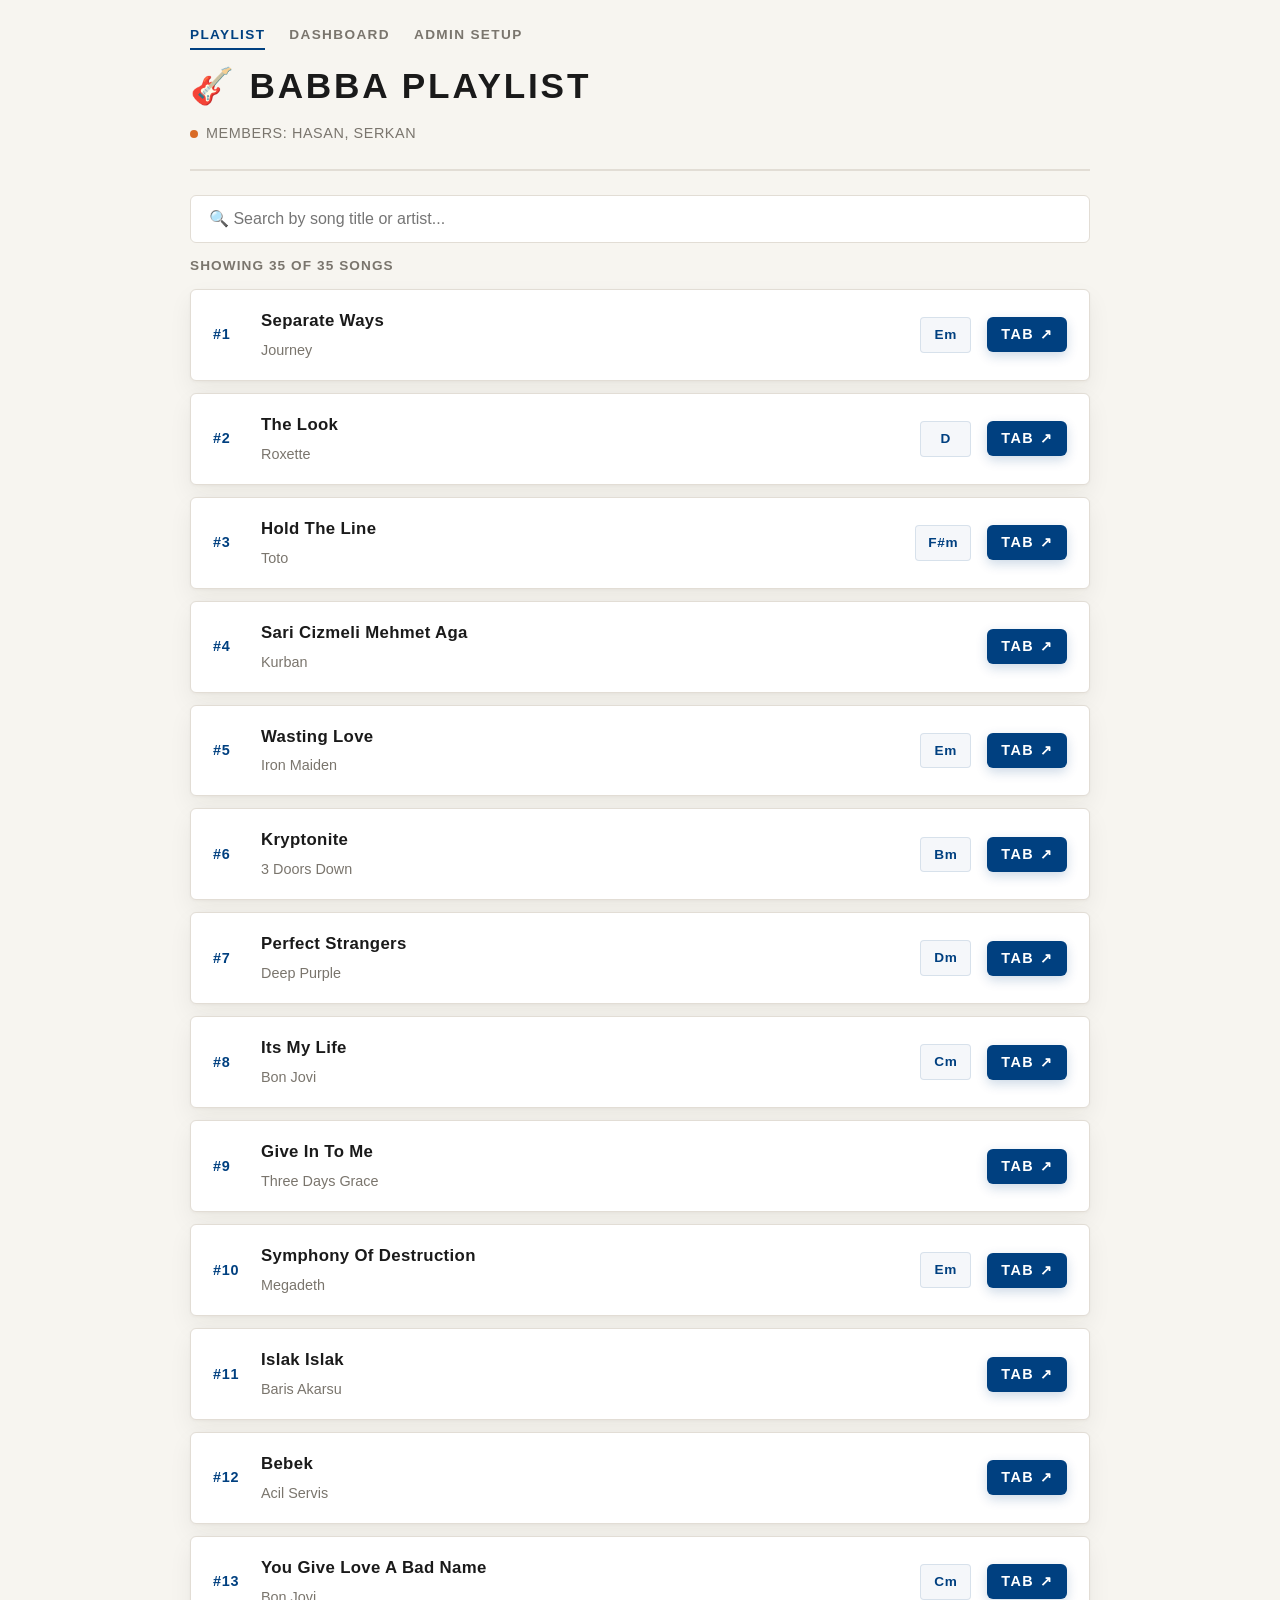
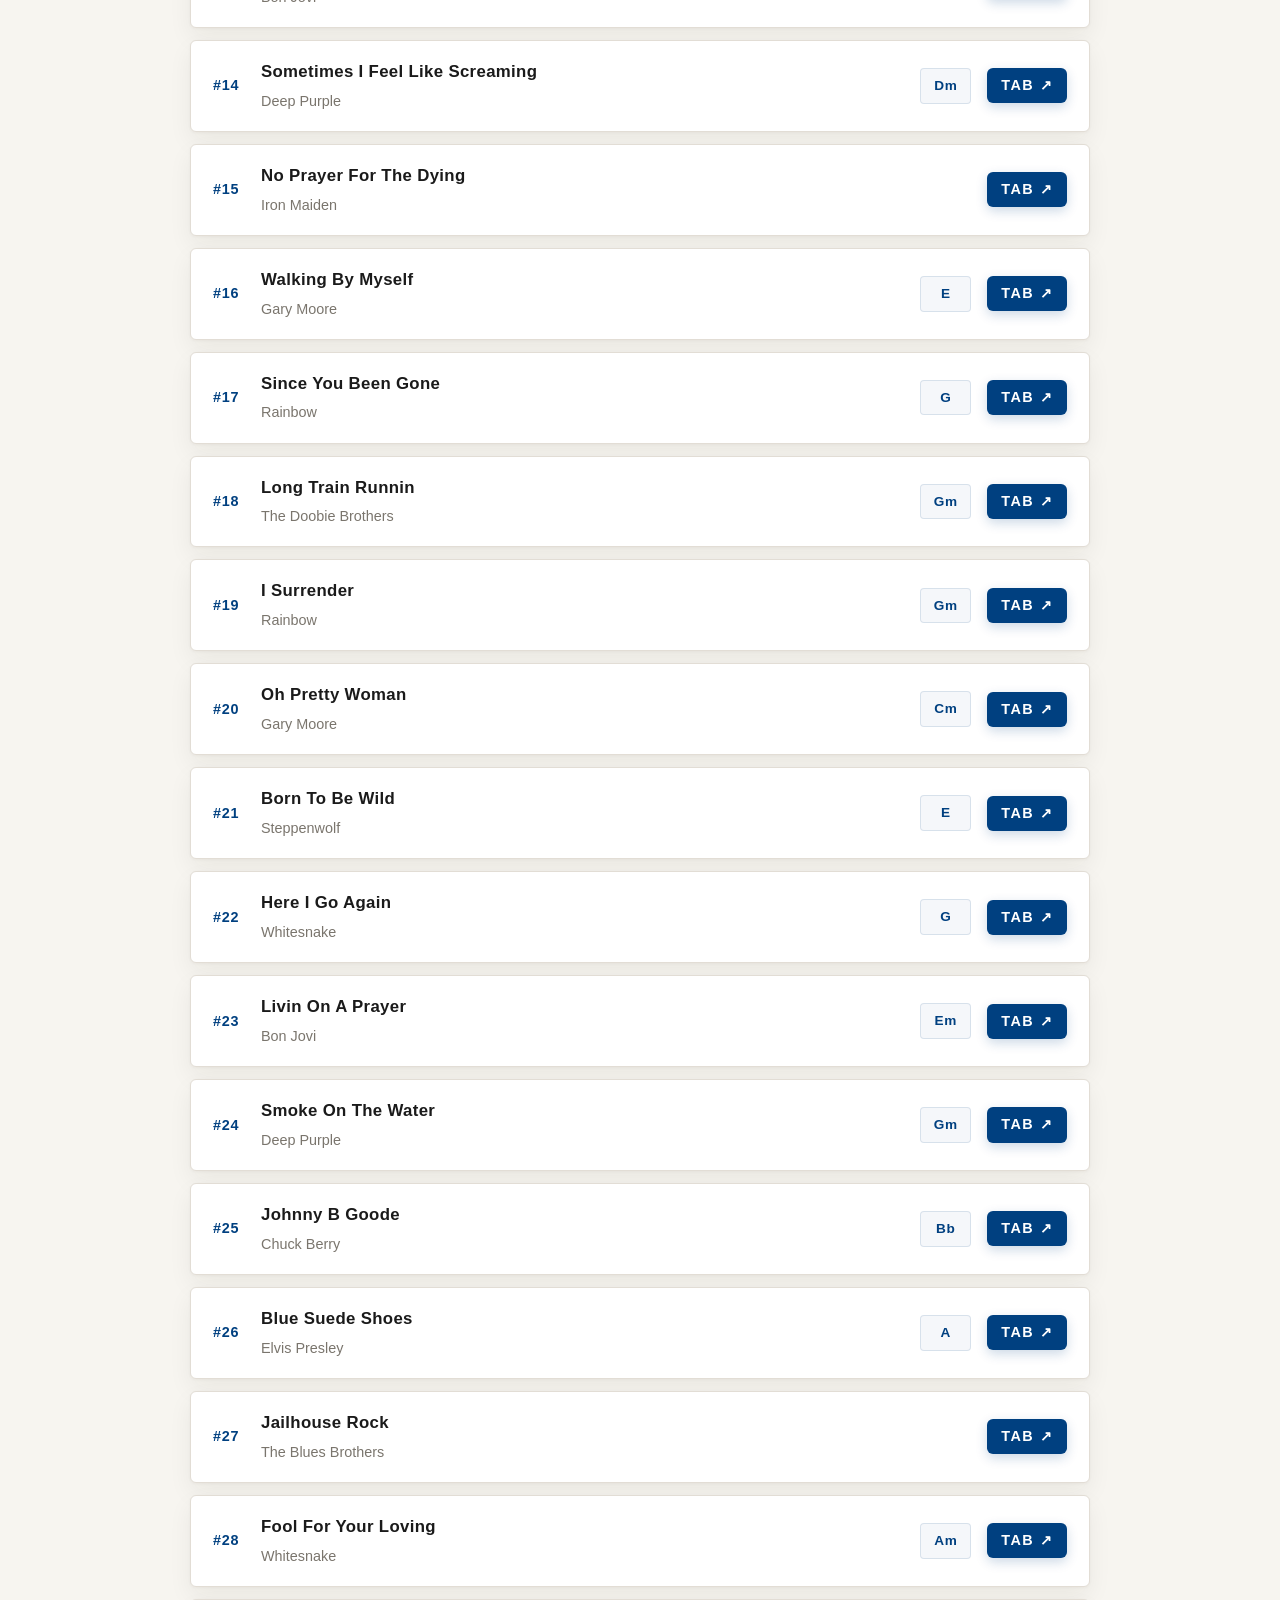
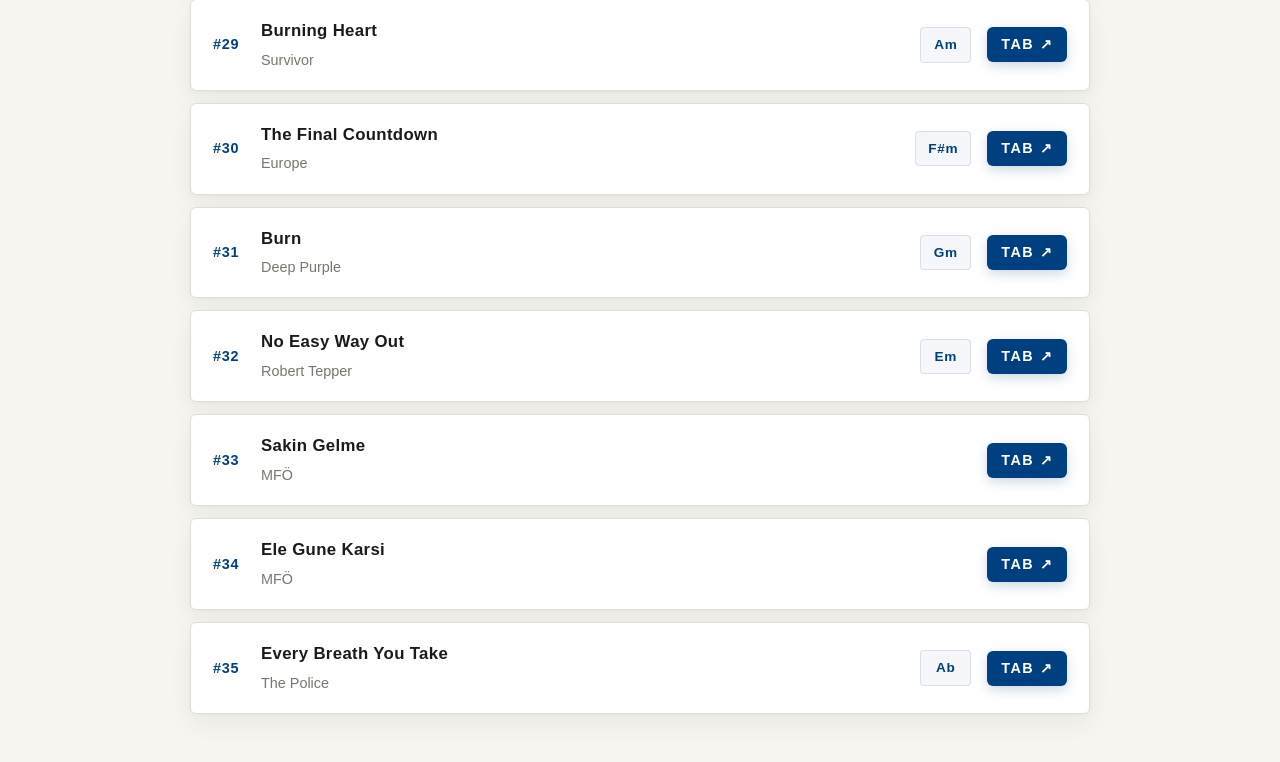
<file: index.html>
<!DOCTYPE html>
<html lang="en">
<head>
  <meta charset="UTF-8">
  <meta name="viewport" content="width=device-width, initial-scale=1.0">
  <title>🎸 Band Playlist Dashboard</title>
  <link rel="stylesheet" href="css/style.css">
</head>
<body>

  <div class="container">
    <header>
      <div class="nav-links">
        <a href="playlist.html" class="active">Playlist</a>
        <a href="index.html">Dashboard</a>
        <a href="admin.html">Admin Setup</a>
      </div>
      <h1 id="bandTitle">🎸 Band Playlist</h1>
      <div class="meta-info" id="bandMembers">Loading band info...</div>
    </header>

    <input type="text" id="searchInput" class="search-bar" placeholder="🔍 Search by song title or artist...">
    
    <div class="stats" id="songStats">Loading songs...</div>

    <div id="songContainer" class="song-list">
      <div class="loading">Loading repertoire from playlist.json...</div>
    </div>
  </div>

  <script>
    document.addEventListener('DOMContentLoaded', async () => {
      const songContainer = document.getElementById('songContainer');
      const searchInput = document.getElementById('searchInput');
      const songStats = document.getElementById('songStats');
      const bandTitle = document.getElementById('bandTitle');
      const bandMembers = document.getElementById('bandMembers');

      let allSongs = [];

      try {
        const [configRes, playlistRes] = await Promise.all([
          fetch('config.json').catch(() => null),
          fetch('playlist.json')
        ]);

        if (configRes && configRes.ok) {
          const config = await configRes.json();
          if (config.bandName) bandTitle.textContent = `🎸 ${config.bandName} Playlist`;
          if (config.bandMembers && Array.isArray(config.bandMembers)) {
            bandMembers.textContent = `Members: ${config.bandMembers.join(', ')}`;
          }
        } else {
          bandMembers.textContent = 'Repertoire Dashboard';
        }

        if (!playlistRes.ok) throw new Error('Failed to load playlist.json');
        allSongs = await playlistRes.json();

        renderSongs(allSongs);

      } catch (error) {
        console.error('Initialization Error:', error);
        songContainer.innerHTML = `<div class="error">❌ Error loading playlist data: ${error.message}<br><small>Ensure playlist.json exists in the root directory.</small></div>`;
        songStats.textContent = '';
      }

      function renderSongs(songsToRender) {
        if (!songsToRender || songsToRender.length === 0) {
          songContainer.innerHTML = `<div class="empty">No songs found in repertoire.</div>`;
          songStats.textContent = 'Showing 0 of 0 songs';
          return;
        }

        songStats.textContent = `Showing ${songsToRender.length} of ${allSongs.length} songs`;

        songContainer.innerHTML = songsToRender.map(song => `
          <div class="song-card">
            <div class="song-details">
              <span class="song-id">#${song.id}</span>
              <div class="song-text">
                <h3>${escapeHtml(song.title)}</h3>
                <p>${escapeHtml(song.artist)}</p>
              </div>
            </div>
            <div class="song-meta">
              ${song.key ? `<span class="song-key" title="Song Key">${escapeHtml(song.key)}</span>` : ''}
              ${song.ugUrl ? `<a href="${escapeHtml(song.ugUrl)}" target="_blank" class="btn-primary" style="padding: 6px 14px; font-size: 0.9rem; width: auto;">Tab ↗</a>` : ''}
            </div>
          </div>
        `).join('');
      }

      searchInput.addEventListener('input', (e) => {
        const term = e.target.value.toLowerCase().trim();
        const filtered = allSongs.filter(song => 
          song.title.toLowerCase().includes(term) || 
          song.artist.toLowerCase().includes(term)
        );
        renderSongs(filtered);
      });

      function escapeHtml(str) {
        if (!str) return '';
        return String(str)
          .replace(/&/g, '&amp;')
          .replace(/</g, '&lt;')
          .replace(/>/g, '&gt;')
          .replace(/"/g, '&quot;')
          .replace(/'/g, '&#039;');
      }
    });
  </script>
</body>
</html>
</file>
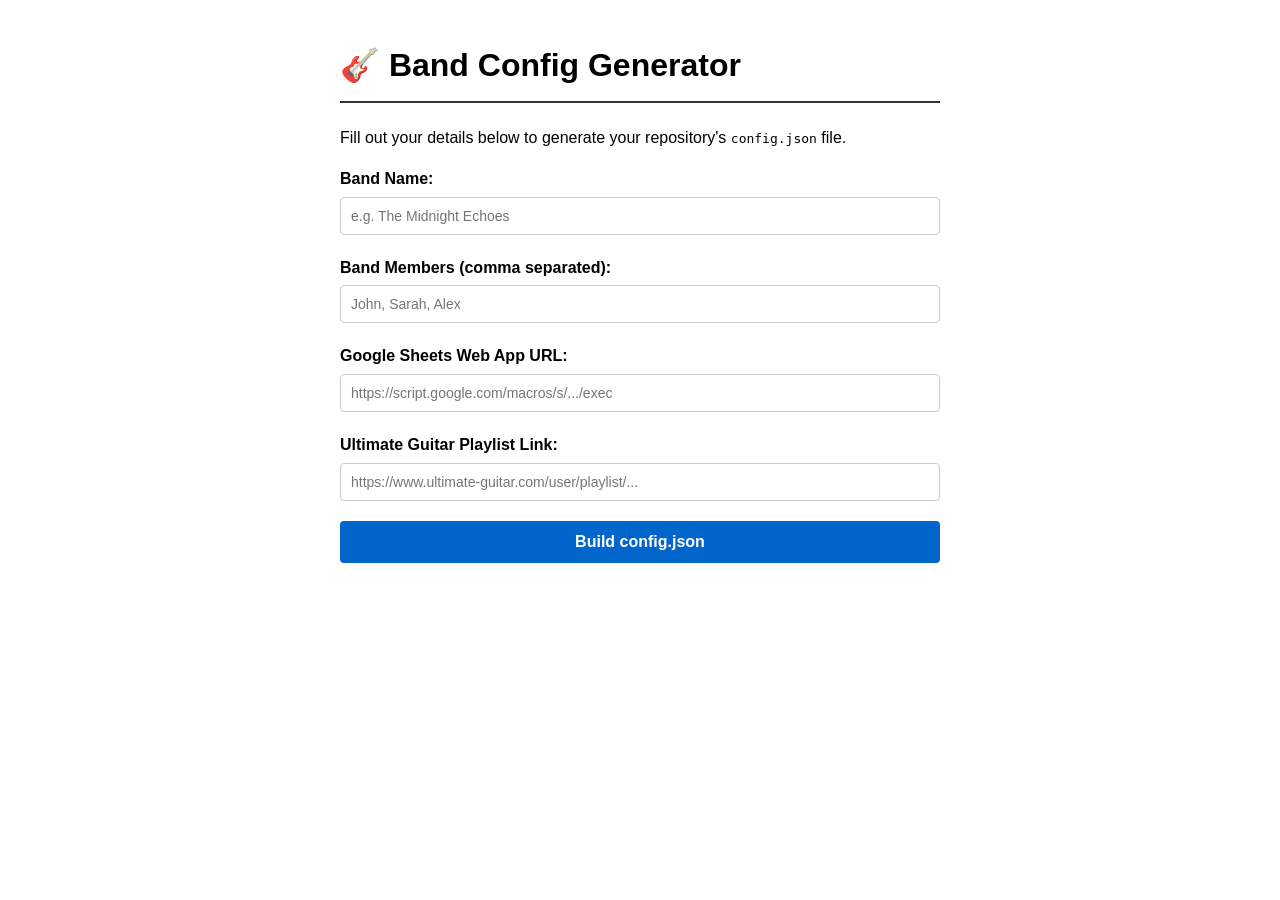
<file: admin.html>
<!DOCTYPE html>
<html lang="en">
<head>
  <meta charset="UTF-8">
  <meta name="viewport" content="width=device-width, initial-scale=1.0">
  <title>Band Config Generator</title>
  <style>
    body { font-family: -apple-system, BlinkMacSystemFont, "Segoe UI", Roboto, sans-serif; margin: 40px auto; max-width: 600px; padding: 0 20px; line-height: 1.6; }
    h1 { border-bottom: 2px solid #333; padding-bottom: 10px; }
    .form-group { margin-bottom: 20px; }
    label { font-weight: bold; display: block; margin-bottom: 5px; }
    input[type="text"], input[type="url"] { width: 100%; padding: 10px; box-sizing: border-box; border: 1px solid #ccc; border-radius: 4px; font-size: 14px; }
    button { background-color: #0066cc; color: white; padding: 12px 20px; border: none; border-radius: 4px; cursor: pointer; font-size: 16px; font-weight: bold; width: 100%; }
    button:hover { background-color: #0052a3; }
    #downloadSection { margin-top: 25px; padding: 15px; background-color: #e9ecef; border-radius: 6px; display: none; }
    .download-btn { display: block; text-align: center; background-color: #28a745; color: white; text-decoration: none; padding: 12px 0; border-radius: 4px; font-weight: bold; margin-top: 10px; }
    .download-btn:hover { background-color: #218838; }
  </style>
</head>
<body>

  <h1>🎸 Band Config Generator</h1>
  <p>Fill out your details below to generate your repository's <code>config.json</code> file.</p>

  <form id="adminForm">
    <div class="form-group">
      <label for="bandName">Band Name:</label>
      <input type="text" id="bandName" required placeholder="e.g. The Midnight Echoes">
    </div>

    <div class="form-group">
      <label for="bandMembers">Band Members (comma separated):</label>
      <input type="text" id="bandMembers" required placeholder="John, Sarah, Alex">
    </div>

    <div class="form-group">
      <label for="googleSheetsDeployUrl">Google Sheets Web App URL:</label>
      <input type="url" id="googleSheetsDeployUrl" required placeholder="https://script.google.com/macros/s/.../exec">
    </div>

    <div class="form-group">
      <label for="ugPlaylistUrl">Ultimate Guitar Playlist Link:</label>
      <input type="url" id="ugPlaylistUrl" required placeholder="https://www.ultimate-guitar.com/user/playlist/...">
    </div>

    <button type="submit" id="buildBtn">Build config.json</button>
  </form>

  <div id="downloadSection">
    <p><strong>✅ Config generated successfully!</strong></p>
    <p>Click below to download your <code>config.json</code> file and place it into your project's root folder:</p>
    <a id="downloadBtn" class="download-btn" download="config.json">📥 Download config.json</a>
  </div>

  <script>
    document.addEventListener('DOMContentLoaded', () => {
      const form = document.getElementById('adminForm');
      const downloadSection = document.getElementById('downloadSection');
      const downloadBtn = document.getElementById('downloadBtn');

      form.addEventListener('submit', (e) => {
        e.preventDefault();
        console.log("🚀 Form submitted! Generating JSON blob...");

        try {
          // 1. Extract values
          const configData = {
            bandName: document.getElementById('bandName').value.trim(),
            bandMembers: document.getElementById('bandMembers').value.split(',').map(m => m.trim()),
            googleSheetsDeployUrl: document.getElementById('googleSheetsDeployUrl').value.trim(),
            ugPlaylistUrl: document.getElementById('ugPlaylistUrl').value.trim(),
            generatedAt: new Date().toISOString()
          };

          // 2. Convert to formatted JSON
          const jsonString = JSON.stringify(configData, null, 2);

          // 3. Create blob download link
          const blob = new Blob([jsonString], { type: 'application/json' });
          const objectUrl = URL.createObjectURL(blob);

          // 4. Attach to download link and show container
          downloadBtn.href = objectUrl;
          downloadSection.style.display = 'block';

          console.log("✅ Download link attached successfully.");
        } catch (err) {
          console.error("❌ Generation Error:", err);
          alert("Error generating file: " + err.message);
        }
      });
    });
  </script>
</body>
</html>
</file>
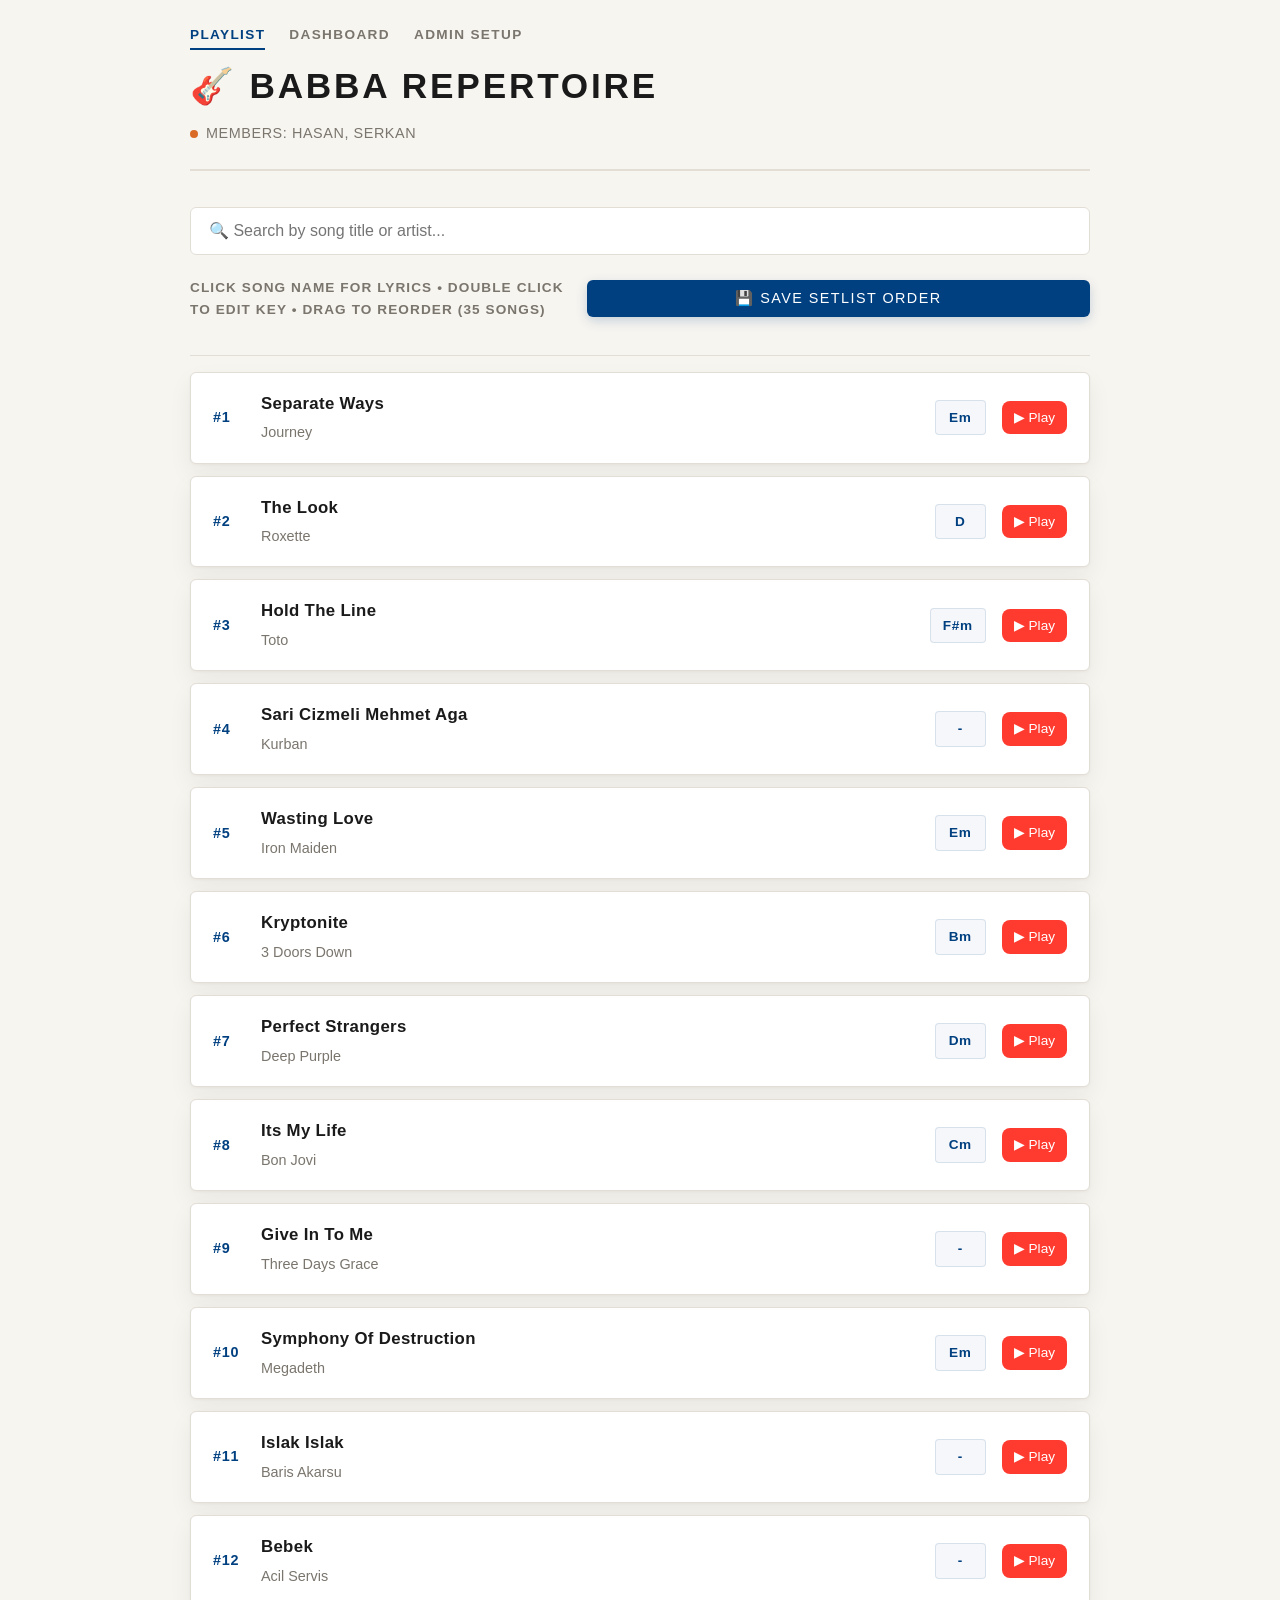
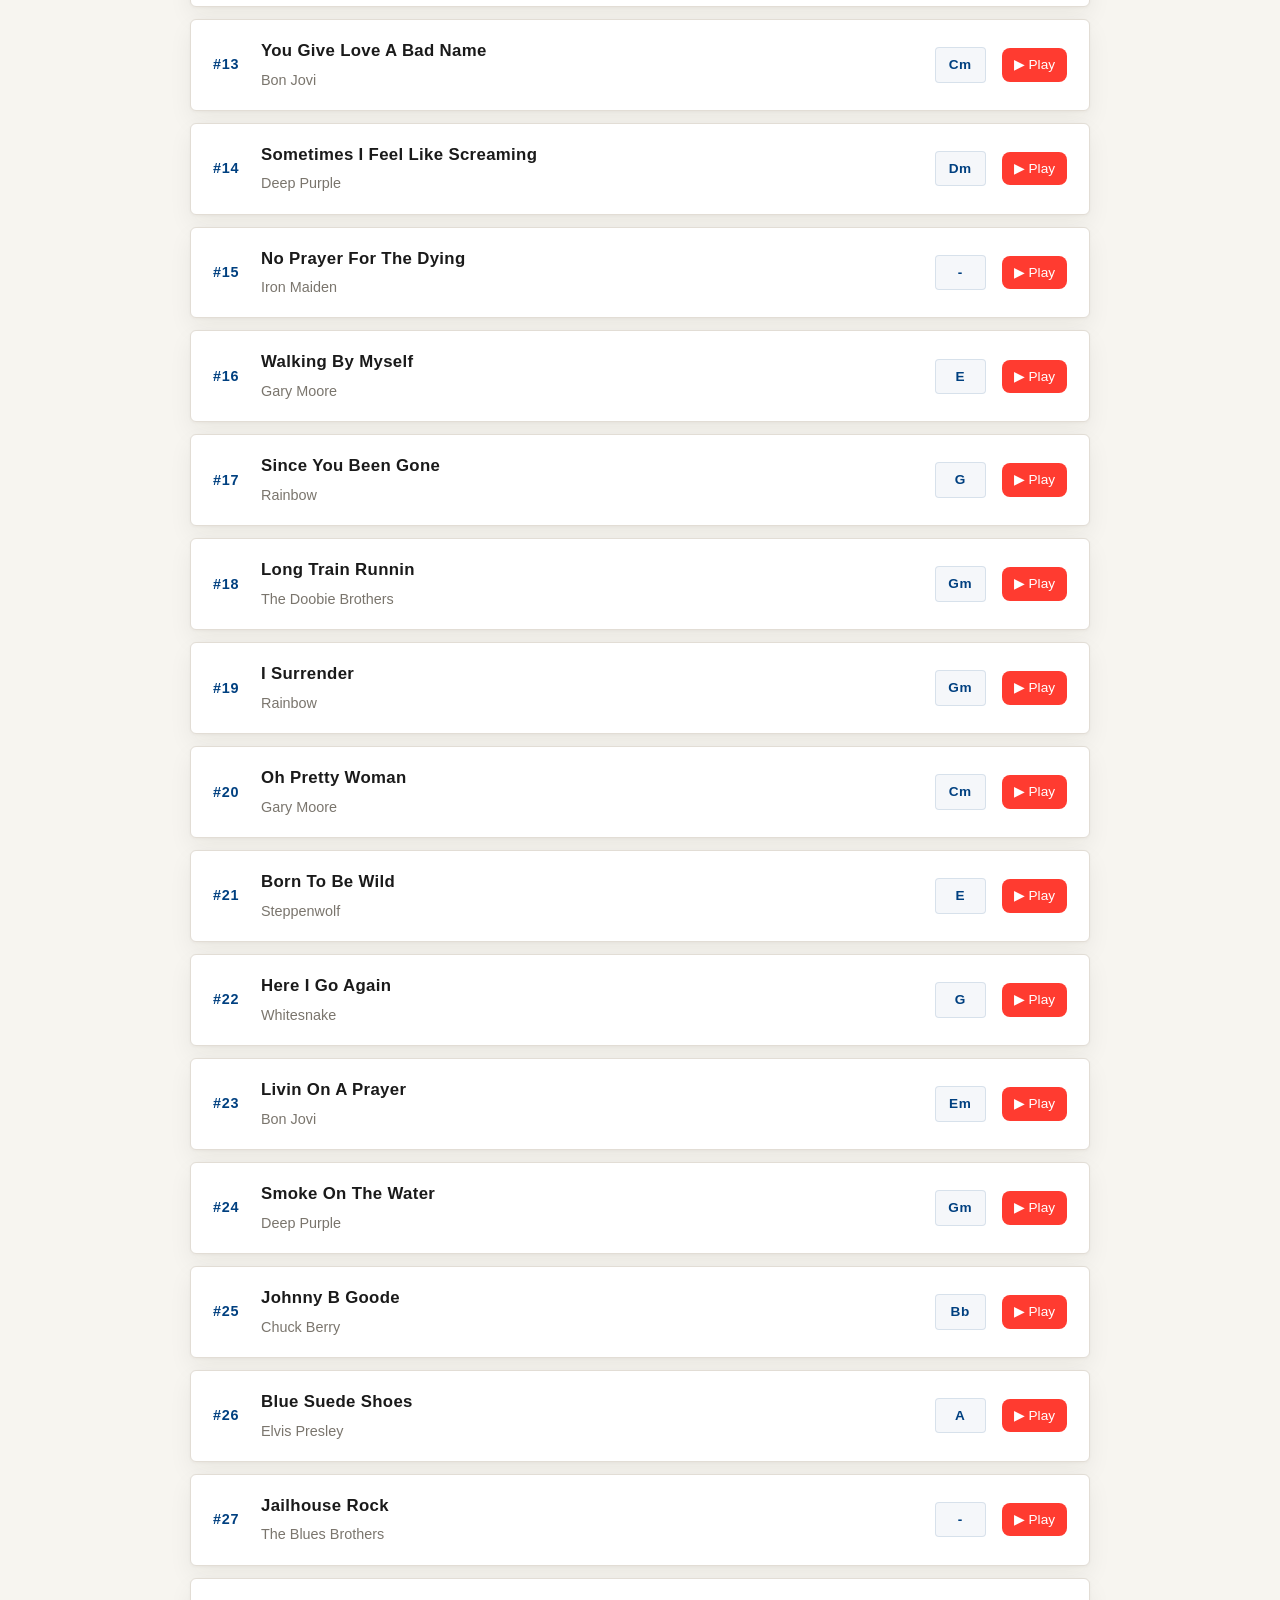
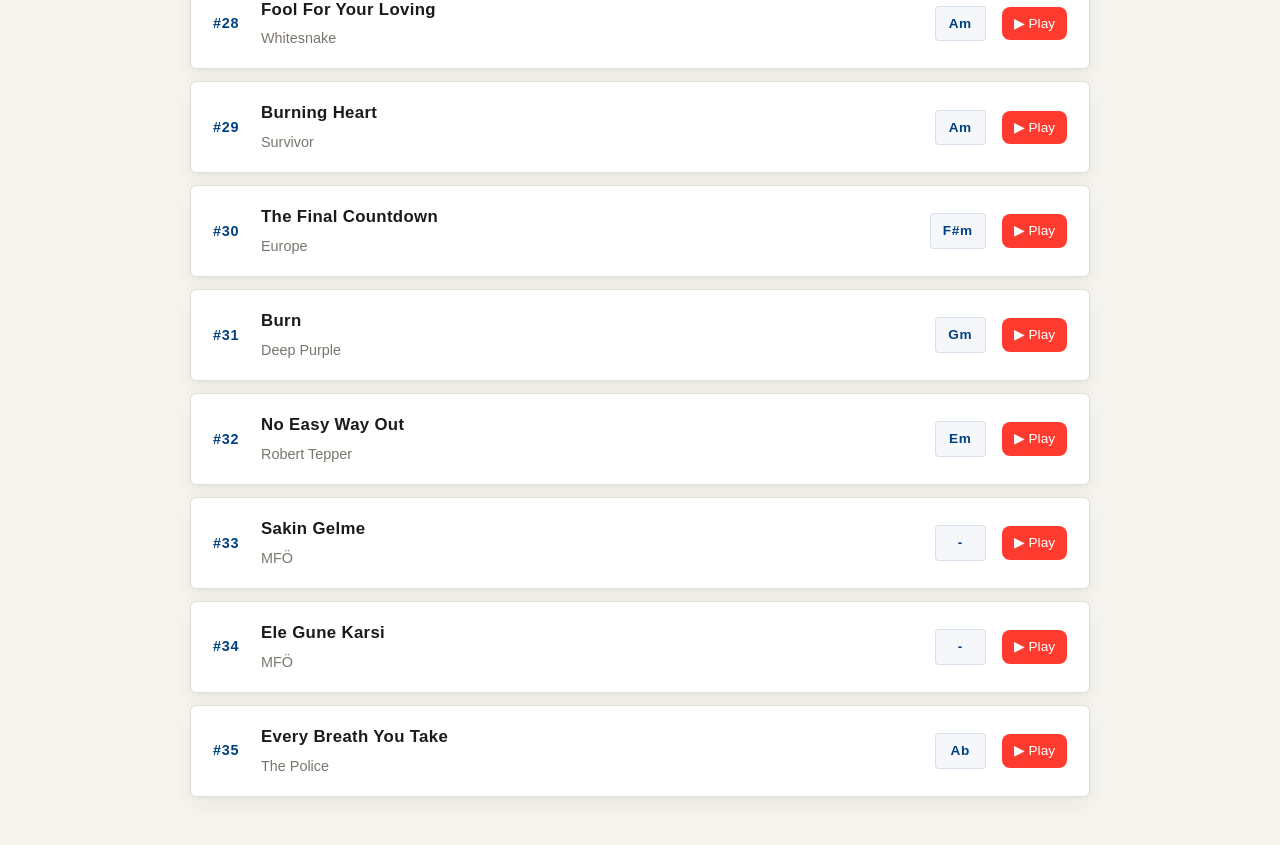
<file: playlist.html>
<!DOCTYPE html>
<html lang="en">
<head>
  <meta charset="UTF-8">
  <meta name="viewport" content="width=device-width, initial-scale=1.0">
  <title>🎸 Band Repertoire Setlist</title>
  <link rel="stylesheet" href="css/style.css">
  <style>
    .song-card { cursor: grab; user-select: none; }
    .song-card:active { cursor: grabbing; }
    .song-card.dragging { opacity: 0.4; border: 2px dashed var(--accent-color); }
    
    /* Clickable Song Title for Lyrics Prompter */
    .song-title-link {
      color: var(--text-primary);
      text-decoration: none;
      cursor: pointer;
      transition: color 0.2s;
    }
    .song-title-link:hover {
      color: var(--accent-color);
      text-decoration: underline;
    }

    .btn-youtube {
      background-color: #ff3b30; color: #fff; padding: 6px 12px; border-radius: 8px;
      text-decoration: none; font-weight: 500; font-size: 0.85rem; display: inline-flex;
      align-items: center; gap: 6px; transition: background-color 0.2s;
    }
    .btn-youtube:hover { background-color: #d70015; }
    .toolbar { display: flex; justify-content: space-between; align-items: center; margin-top: 10px; }
    .btn-save {
      background-color: var(--accent-color); color: #ffffff; padding: 10px 18px; border: none;
      border-radius: var(--border-radius); font-weight: 500; cursor: pointer; font-size: 0.9rem; transition: background-color 0.2s;
    }
    .btn-save:hover { background-color: var(--accent-hover); }
    #saveStatus { font-size: 0.85rem; font-weight: 500; color: var(--accent-color); min-height: 18px; margin-top: 4px; }
    
    /* Modal Styles */
    .modal-backdrop {
      display: none; position: fixed; top: 0; left: 0; width: 100%; height: 100%;
      background-color: rgba(0, 0, 0, 0.8); backdrop-filter: blur(10px);
      -webkit-backdrop-filter: blur(10px); justify-content: center; align-items: center; z-index: 1000;
    }
    .modal {
      background-color: var(--card-bg); border: 1px solid var(--border-color); border-radius: var(--border-radius);
      padding: 30px; width: 100%; max-width: 400px; box-shadow: var(--shadow);
    }
    .modal h2 { margin-top: 0; margin-bottom: 20px; color: var(--text-primary); font-size: 1.25rem; font-weight: 600; }
    .modal .form-group { margin-bottom: 20px; }
    .modal-actions { display: flex; justify-content: flex-end; gap: 12px; margin-top: 24px; }
    .btn-secondary { background-color: rgba(255,255,255,0.08); color: var(--text-primary); padding: 10px 16px; border: 1px solid var(--border-color); border-radius: 8px; cursor: pointer; font-weight: 500; }
    .btn-secondary:hover { background-color: rgba(255,255,255,0.15); }
  </style>
</head>
<body>

  <div class="container">
    <header>
      <div class="nav-links">
        <a href="playlist.html" class="active">Playlist</a>
        <a href="index.html">Dashboard</a>
        <a href="admin.html">Admin Setup</a>
      </div>
      <h1 id="bandTitle">🎸 Band Repertoire</h1>
      <div class="meta-info" id="bandMembers">Loading band info...</div>
    </header>

    <!-- Sticky Control Zone -->
    <div class="sticky-controls">
      <input type="text" id="searchInput" class="search-bar" placeholder="🔍 Search by song title or artist...">
      <div class="toolbar">
        <div class="stats" id="songStats">Loading songs...</div>
        <button id="saveOrderBtn" class="btn-save">💾 Save Setlist Order</button>
      </div>
      <div id="saveStatus"></div>
    </div>

    <!-- Scrollable Song List Container -->
    <div id="songContainer" class="song-list">
      <div class="loading">Loading repertoire...</div>
    </div>
  </div>

  <!-- Key Edit Modal -->
  <div id="editModal" class="modal-backdrop">
    <div class="modal">
      <h2 id="modalSongTitle">Edit Song Key</h2>
      <form id="editForm">
        <div class="form-group">
          <label for="editKey">Song Key:</label>
          <input type="text" id="editKey" placeholder="e.g. Am, G, C#">
        </div>
        <div class="modal-actions">
          <button type="button" id="cancelModalBtn" class="btn-secondary">Cancel</button>
          <button type="submit" class="btn-primary" style="width: auto;">Apply & Save</button>
        </div>
      </form>
    </div>
  </div>

  <script>
    document.addEventListener('DOMContentLoaded', async () => {
      const songContainer = document.getElementById('songContainer');
      const searchInput = document.getElementById('searchInput');
      const songStats = document.getElementById('songStats');
      const bandTitle = document.getElementById('bandTitle');
      const bandMembers = document.getElementById('bandMembers');
      const saveOrderBtn = document.getElementById('saveOrderBtn');
      const saveStatus = document.getElementById('saveStatus');
      
      const editModal = document.getElementById('editModal');
      const editForm = document.getElementById('editForm');
      const modalSongTitle = document.getElementById('modalSongTitle');
      const editKey = document.getElementById('editKey');
      const cancelModalBtn = document.getElementById('cancelModalBtn');

      let allSongs = [];
      let sheetsDeployUrl = '';
      let currentEditingSongTitle = null;

      try {
        const [configRes, playlistRes] = await Promise.all([
          fetch('config.json').catch(() => null),
          fetch('playlist.json')
        ]);

        if (configRes && configRes.ok) {
          const config = await configRes.json();
          if (config.bandName) bandTitle.textContent = `🎸 ${config.bandName} Repertoire`;
          if (config.bandMembers) bandMembers.textContent = `Members: ${config.bandMembers.join(', ')}`;
          if (config.googleSheetsDeployUrl) sheetsDeployUrl = config.googleSheetsDeployUrl;
        }

        if (!playlistRes.ok) throw new Error('Failed to load playlist.json');
        allSongs = await playlistRes.json();

        if (sheetsDeployUrl) {
          try {
            const sheetRes = await fetch(`${sheetsDeployUrl}?action=getCustomState`);
            const sheetData = await sheetRes.json();
            
            if (sheetData && sheetData.metadata) {
              allSongs = allSongs.map(song => {
                const meta = sheetData.metadata[song.title.toLowerCase().trim()];
                if (meta && meta.key) {
                  return { ...song, key: meta.key };
                }
                return song;
              });
            }

            if (sheetData && Array.isArray(sheetData.order) && sheetData.order.length > 0) {
              allSongs = sortSongsByCustomOrder(allSongs, sheetData.order);
            }
          } catch (err) {
            console.warn('Could not fetch custom sheet state.', err);
          }
        }

        renderSongs(allSongs);

      } catch (error) {
        console.error('Initialization Error:', error);
        songContainer.innerHTML = `<div class="error">❌ Error loading data: ${error.message}</div>`;
      }

      function sortSongsByCustomOrder(songs, orderList) {
        const songMap = new Map(songs.map(s => [s.title.toLowerCase().trim(), s]));
        const sorted = [];
        
        orderList.forEach(title => {
          const key = title.toLowerCase().trim();
          if (songMap.has(key)) {
            sorted.push(songMap.get(key));
            songMap.delete(key);
          }
        });
        
        songMap.forEach(s => sorted.push(s));
        return sorted.map((s, index) => ({ ...s, id: index + 1 }));
      }

      function sanitizeForFilename(text) {
        return text.toLowerCase()
          .replace(/[^\w\s-]/g, '')
          .replace(/[\s_-]+/g, '-');
      }

      function renderSongs(songsToRender) {
        if (!songsToRender || songsToRender.length === 0) {
          songContainer.innerHTML = `<div class="empty">No songs found.</div>`;
          songStats.textContent = 'Showing 0 songs';
          return;
        }

        songStats.textContent = `Click song name for lyrics • Double click to edit key • Drag to reorder (${songsToRender.length} songs)`;

        songContainer.innerHTML = songsToRender.map((song, index) => {
          const youtubeQuery = encodeURIComponent(`${song.title} ${song.artist}`);
          const lyricFilename = `${song.id}-${sanitizeForFilename(song.title)}-${sanitizeForFilename(song.artist)}.txt`;
          const lyricUrl = `lyrics/${lyricFilename}`;

          return `
            <div class="song-card" draggable="true" data-index="${index}" data-title="${escapeHtml(song.title)}">
              <div class="song-details">
                <span class="song-id">#${index + 1}</span>
                <div class="song-text">
                  <h3><a href="${lyricUrl}" target="_blank" class="song-title-link" title="Open Lyrics Prompter">${escapeHtml(song.title)}</a></h3>
                  <p>${escapeHtml(song.artist)}</p>
                </div>
              </div>
              <div class="song-meta">
                <span class="song-key" title="Song Key">${escapeHtml(song.key || '-')}</span>
                <a href="https://www.youtube.com/results?search_query=${youtubeQuery}" target="_blank" class="btn-youtube">
                  ▶ Play
                </a>
              </div>
            </div>
          `;
        }).join('');

        initDragAndDrop();
        initDoubleClickEvents();
      }

      function initDragAndDrop() {
        const cards = songContainer.querySelectorAll('.song-card');
        cards.forEach(card => {
          card.addEventListener('dragstart', () => card.classList.add('dragging'));
          card.addEventListener('dragend', () => {
            card.classList.remove('dragging');
            updateVisualIds();
            syncArrayOrderWithDOM();
          });
        });

        songContainer.addEventListener('dragover', e => {
          e.preventDefault();
          const draggingCard = document.querySelector('.dragging');
          const afterElement = getDragAfterElement(songContainer, e.clientY);
          if (afterElement == null) {
            songContainer.appendChild(draggingCard);
          } else {
            songContainer.insertBefore(draggingCard, afterElement);
          }
        });
      }

      function getDragAfterElement(container, y) {
        const draggableElements = [...container.querySelectorAll('.song-card:not(.dragging)')];
        return draggableElements.reduce((closest, child) => {
          const box = child.getBoundingClientRect();
          const offset = y - box.top - box.height / 2;
          if (offset < 0 && offset > closest.offset) {
            return { offset: offset, element: child };
          } else {
            return closest;
          }
        }, { offset: Number.NEGATIVE_INFINITY }).element;
      }

      function updateVisualIds() {
        const cardElements = songContainer.querySelectorAll('.song-card');
        cardElements.forEach((card, idx) => {
          const idSpan = card.querySelector('.song-id');
          if (idSpan) idSpan.textContent = `#${idx + 1}`;
        });
      }

      function syncArrayOrderWithDOM() {
        const cardElements = songContainer.querySelectorAll('.song-card');
        const newOrderedSongs = [];
        cardElements.forEach(card => {
          const title = card.getAttribute('data-title');
          const found = allSongs.find(s => s.title.toLowerCase().trim() === title.toLowerCase().trim());
          if (found) newOrderedSongs.push(found);
        });
        allSongs.forEach(song => {
          if (!newOrderedSongs.some(s => s.title.toLowerCase().trim() === song.title.toLowerCase().trim())) {
            newOrderedSongs.push(song);
          }
        });
        allSongs = newOrderedSongs.map((s, idx) => ({ ...s, id: idx + 1 }));
      }

      function getCurrentPayloadItems() {
        syncArrayOrderWithDOM();
        return allSongs.map(song => ({
          title: song.title,
          key: song.key || ''
        }));
      }

      saveOrderBtn.addEventListener('click', async () => {
        const itemsToSave = getCurrentPayloadItems();
        if (!sheetsDeployUrl) {
          alert('Google Sheets Web App URL is missing in config.json.');
          return;
        }

        saveStatus.textContent = '⏳ Saving setlist order to Google Sheets...';
        try {
          await fetch(sheetsDeployUrl, {
            method: 'POST',
            headers: { 'Content-Type': 'text/plain;charset=utf-8' },
            body: JSON.stringify({
              action: 'saveCustomOrderWithKeys',
              items: itemsToSave
            })
          });
          saveStatus.textContent = '✅ Setlist order successfully saved to Google Sheets!';
          setTimeout(() => { saveStatus.textContent = ''; }, 4000);
        } catch (err) {
          console.error('Failed saving order:', err);
          saveStatus.textContent = '❌ Error saving order.';
        }
      });

      function initDoubleClickEvents() {
        const cards = songContainer.querySelectorAll('.song-card');
        cards.forEach(card => {
          card.addEventListener('dblclick', (e) => {
            // Prevent triggering modal if clicking directly on the lyrics link anchor
            if (e.target.tagName === 'A') return;

            const title = card.getAttribute('data-title');
            const song = allSongs.find(s => s.title.toLowerCase().trim() === title.toLowerCase().trim());
            if (!song) return;

            currentEditingSongTitle = song.title;
            modalSongTitle.textContent = `Edit Key: ${song.title}`;
            editKey.value = song.key || '';

            editModal.style.display = 'flex';
          });
        });
      }

      cancelModalBtn.addEventListener('click', () => {
        editModal.style.display = 'none';
      });

      editForm.addEventListener('submit', async (e) => {
        e.preventDefault();
        if (!currentEditingSongTitle) return;

        const newKey = editKey.value.trim();
        syncArrayOrderWithDOM();

        allSongs = allSongs.map(song => {
          if (song.title.toLowerCase().trim() === currentEditingSongTitle.toLowerCase().trim()) {
            return { ...song, key: newKey };
          }
          return song;
        });

        renderSongs(allSongs);
        editModal.style.display = 'none';

        if (!sheetsDeployUrl) return;

        saveStatus.textContent = `⏳ Saving key & preserving setlist order in Google Sheets...`;
        const itemsToSave = getCurrentPayloadItems();

        try {
          await fetch(sheetsDeployUrl, {
            method: 'POST',
            headers: { 'Content-Type': 'text/plain;charset=utf-8' },
            body: JSON.stringify({
              action: 'saveCustomOrderWithKeys',
              items: itemsToSave
            })
          });
          saveStatus.textContent = `✅ Key updated & setlist order preserved in Google Sheets!`;
          setTimeout(() => { saveStatus.textContent = ''; }, 4000);
        } catch (err) {
          console.error('Failed saving state:', err);
          saveStatus.textContent = '❌ Error saving to Google Sheets.';
        }
      });

      searchInput.addEventListener('input', (e) => {
        const term = e.target.value.toLowerCase().trim();
        const filtered = allSongs.filter(song => 
          song.title.toLowerCase().includes(term) || 
          song.artist.toLowerCase().includes(term)
        );
        renderSongs(filtered);
      });

      function escapeHtml(str) {
        if (!str) return '';
        return String(str).replace(/&/g, '&amp;').replace(/</g, '&lt;').replace(/>/g, '&gt;').replace(/"/g, '&quot;').replace(/'/g, '&#039;');
      }
    });
  </script>
</body>
</html>
</file>
<file: css/style.css>
/* ==========================================================================
   🏄‍♂️ HOLLISTER CO. PACIFIC VINTAGE (SoCal Coastal Heritage)
   --------------------------------------------------------------------------
   Role: Senior Principal Architect & Professor of Computer Science
   Design Thesis: Translating the sun-bleached coastal aesthetic of Southern 
   California, warm wooden beach shacks, heritage denim textures, weathered 
   typography, and relaxed vintage surf culture into a modern web design system.
   ========================================================================== */

:root {
   /* --- SoCal Coastal Palette --- */
   --bg-color: #F7F5F0;                  /* Sun-bleached beach sand */
   --card-bg: #FFFFFF;                   /* Crisp bleached canvas white */
   --card-bg-hover: #FAF8F5;             /* Warm weathered coastal highlight */
   
   --text-primary: #1A1A1A;              /* Deep weathered driftwood charcoal */
   --text-secondary: #7A756D;            /* Sun-faded boardwalk gray-brown */
   
   /* Pacific Sunset & Surf Accents */
   --accent-color: #004080;              /* Deep Pacific Navy Blue */
   --accent-hover: #002B54;              /* Deep Ocean Midnight */
   --accent-warm: #D96B27;               /* Sunset bonfire amber */
   
   --error-color: #C23B22;               /* Vintage lifeguard red */
   
   --border-color: #E2DDD5;              /* Weathered boardwalk timber border */
   --border-radius: 6px;                 /* Soft organic coastal geometry */
   
   --shadow: 0 10px 25px rgba(40, 30, 20, 0.06), 0 1px 3px rgba(40, 30, 20, 0.04);
   
   --transition-smooth: 0.3s cubic-bezier(0.25, 1, 0.5, 1);
   --transition-snappy: 0.15s ease;
}

body {
   font-family: "Palatino", "Georgia", "Helvetica Neue", sans-serif;
   background-color: var(--bg-color);
   color: var(--text-primary);
   margin: 0;
   padding: 0 20px 48px 20px;
   line-height: 1.6;
   -webkit-font-smoothing: antialiased;
}

.container {
   max-width: 900px;
   margin: 0 auto;
   padding: 0 20px;
}

/* --- Sticky Header: The Surf Shack Banner --- */
header {
   position: sticky;
   top: 0;
   background-color: rgba(247, 245, 240, 0.92);
   backdrop-filter: blur(12px);
   -webkit-backdrop-filter: blur(12px);
   z-index: 100;
   display: flex;
   flex-direction: column;
   gap: 8px;
   margin-bottom: 24px;
   border-bottom: 2px solid var(--border-color);
   padding: 24px 0;
}

h1 {
   margin: 0;
   font-size: 2.2rem;
   font-weight: 700;
   letter-spacing: 0.08em;
   color: var(--text-primary);
   text-transform: uppercase;
   font-family: "Helvetica Neue", Helvetica, Arial, sans-serif;
}

.meta-info {
   color: var(--text-secondary);
   font-size: 0.9rem;
   font-weight: 500;
   letter-spacing: 0.04em;
   display: flex;
   align-items: center;
   gap: 8px;
   text-transform: uppercase;
}

/* Pacific Coast Wave Indicator */
.meta-info::before {
   content: '';
   display: inline-block;
   width: 8px;
   height: 8px;
   background-color: var(--accent-warm);
   border-radius: 50%;
}

/* --- Sticky Control Zone --- */
.sticky-controls {
   position: sticky;
   top: 139px;
   background-color: rgba(247, 245, 240, 0.92);
   backdrop-filter: blur(12px);
   -webkit-backdrop-filter: blur(12px);
   z-index: 90;
   padding-top: 12px;
   padding-bottom: 12px;
   margin-bottom: 16px;
   border-bottom: 1px solid var(--border-color);
}

/* --- Navigation Links: Heritage Surf Club Style --- */
.nav-links {
   display: flex;
   gap: 24px;
   margin-bottom: 4px;
}

.nav-links a {
   color: var(--text-secondary);
   text-decoration: none;
   font-size: 0.85rem;
   font-weight: 700;
   letter-spacing: 0.1em;
   text-transform: uppercase;
   font-family: "Helvetica Neue", Helvetica, Arial, sans-serif;
   transition: color var(--transition-smooth);
   position: relative;
}

.nav-links a::after {
   content: '';
   position: absolute;
   bottom: -4px;
   left: 0;
   width: 0;
   height: 2px;
   background-color: var(--accent-color);
   transition: width var(--transition-smooth);
}

.nav-links a:hover, .nav-links a.active {
   color: var(--accent-color);
}

.nav-links a:hover::after, .nav-links a.active::after {
   width: 100%;
}

/* --- Form Architecture --- */
.form-group {
   margin-bottom: 24px;
}

label {
   font-weight: 700;
   display: block;
   margin-bottom: 8px;
   color: var(--text-secondary);
   font-size: 0.8rem;
   letter-spacing: 0.1em;
   text-transform: uppercase;
   font-family: "Helvetica Neue", Helvetica, Arial, sans-serif;
}

input[type="text"], input[type="url"] {
   width: 100%;
   padding: 14px 18px;
   box-sizing: border-box;
   background-color: var(--card-bg);
   border: 1px solid var(--border-color);
   border-radius: var(--border-radius);
   color: var(--text-primary);
   font-size: 1rem;
   outline: none;
   transition: border-color var(--transition-smooth), box-shadow var(--transition-smooth);
}

input[type="text"]:focus, input[type="url"]:focus {
   border-color: var(--accent-color);
   box-shadow: 0 0 0 3px rgba(0, 64, 128, 0.15);
}

button, .btn-primary {
   background-color: var(--accent-color);
   color: #ffffff;
   padding: 14px 20px;
   border: none;
   border-radius: var(--border-radius);
   cursor: pointer;
   font-size: 0.9rem;
   font-weight: 700;
   letter-spacing: 0.1em;
   text-transform: uppercase;
   font-family: "Helvetica Neue", Helvetica, Arial, sans-serif;
   width: 100%;
   text-align: center;
   text-decoration: none;
   display: inline-block;
   transition: background-color var(--transition-smooth), transform var(--transition-snappy), box-shadow var(--transition-smooth);
   box-shadow: 0 4px 12px rgba(0, 64, 128, 0.2);
}

button:hover, .btn-primary:hover {
   background-color: var(--accent-hover);
   box-shadow: 0 6px 16px rgba(0, 64, 128, 0.3);
}

button:active, .btn-primary:active {
   transform: scale(0.99);
}

/* --- Search & Grid Lists --- */
.search-bar {
   width: 100%;
   padding: 14px 18px;
   box-sizing: border-box;
   background-color: var(--card-bg);
   border: 1px solid var(--border-color);
   border-radius: var(--border-radius);
   color: var(--text-primary);
   font-size: 1rem;
   margin-bottom: 12px;
   outline: none;
   transition: border-color var(--transition-smooth), box-shadow var(--transition-smooth);
}

.search-bar:focus {
   border-color: var(--accent-color);
   box-shadow: 0 0 0 3px rgba(0, 64, 128, 0.15);
}

.stats {
   font-size: 0.85rem;
   color: var(--text-secondary);
   font-weight: 700;
   letter-spacing: 0.08em;
   text-transform: uppercase;
   font-family: "Helvetica Neue", Helvetica, Arial, sans-serif;
}

.song-list {
   display: flex;
   flex-direction: column;
   gap: 12px;
   margin-top: 12px;
}

/* --- Song Card: The Heritage Apparel Tag Module --- */
.song-card {
   background-color: var(--card-bg);
   border: 1px solid var(--border-color);
   border-radius: var(--border-radius);
   padding: 18px 22px;
   display: flex;
   align-items: center;
   justify-content: space-between;
   box-shadow: var(--shadow);
   transition: transform var(--transition-smooth), border-color var(--transition-smooth), background-color var(--transition-smooth);
}

.song-card:hover {
   background-color: var(--card-bg-hover);
   border-color: var(--accent-color);
   transform: translateY(-2px);
   box-shadow: 0 12px 30px rgba(40, 30, 20, 0.08);
}

.song-details {
   display: flex;
   align-items: center;
   gap: 18px;
   flex-grow: 1;
}

.song-id {
   font-weight: 700;
   color: var(--accent-color);
   font-size: 0.9rem;
   min-width: 30px;
   font-family: "Helvetica Neue", Helvetica, Arial, sans-serif;
   letter-spacing: 0.05em;
}

.song-text h3 {
   margin: 0 0 4px 0;
   font-size: 1.05rem;
   font-weight: 600;
   color: var(--text-primary);
   font-family: "Helvetica Neue", Helvetica, Arial, sans-serif;
   letter-spacing: 0.02em;
}

.song-text p {
   margin: 0;
   font-size: 0.9rem;
   color: var(--text-secondary);
}

.song-meta {
   display: flex;
   align-items: center;
   gap: 16px;
}

/* --- Song Key: Coastal Label Badge --- */
.song-key {
   background-color: rgba(0, 64, 128, 0.04);
   color: var(--accent-color);
   padding: 6px 12px;
   border-radius: 4px;
   font-size: 0.85rem;
   font-weight: 700;
   min-width: 25px;
   text-align: center;
   border: 1px solid rgba(0, 64, 128, 0.12);
   font-family: "Helvetica Neue", Helvetica, Arial, sans-serif;
   letter-spacing: 0.05em;
}

.loading, .error, .empty {
   text-align: center;
   padding: 50px;
   color: var(--text-secondary);
   font-size: 0.95rem;
   font-weight: 600;
   letter-spacing: 0.05em;
   text-transform: uppercase;
   font-family: "Helvetica Neue", Helvetica, Arial, sans-serif;
}

.error { 
   color: var(--error-color); 
   border: 1px solid rgba(194, 59, 34, 0.3);
   background-color: rgba(194, 59, 34, 0.04);
   border-radius: var(--border-radius);
}
</file>
